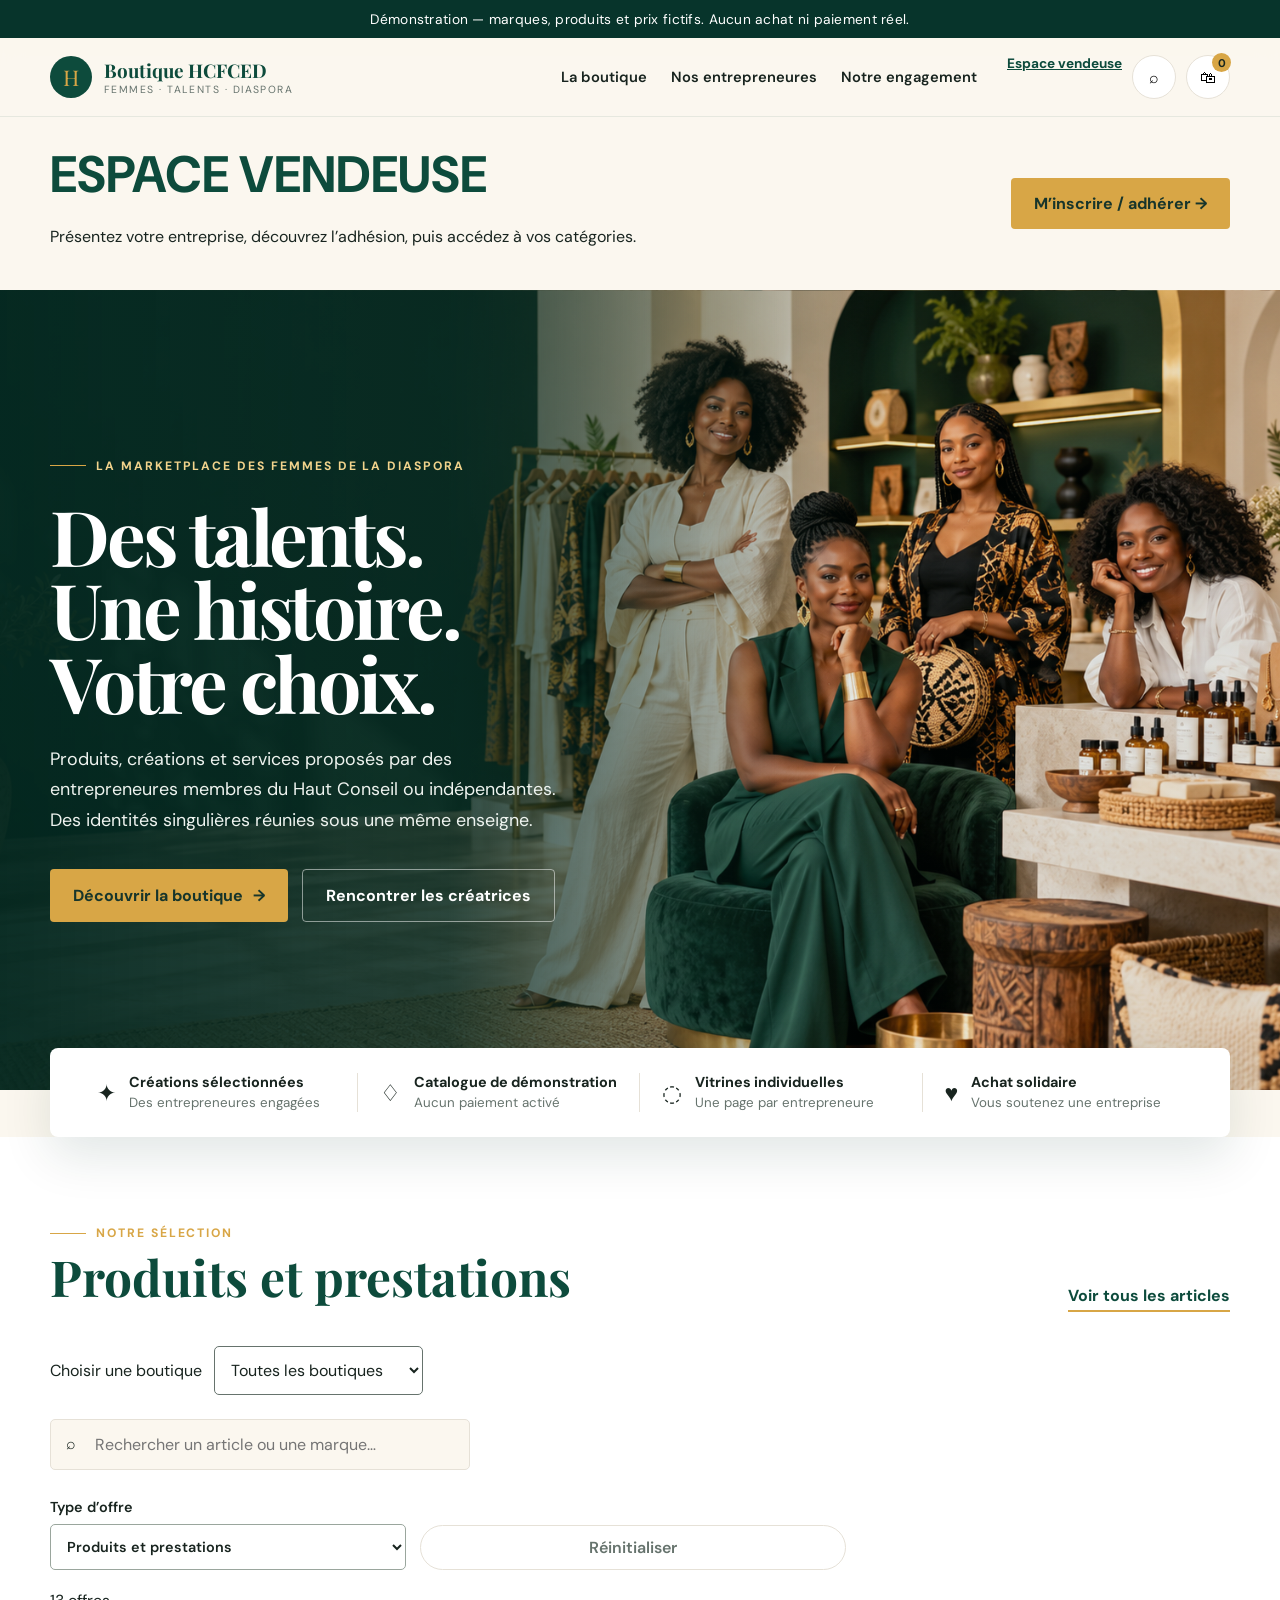
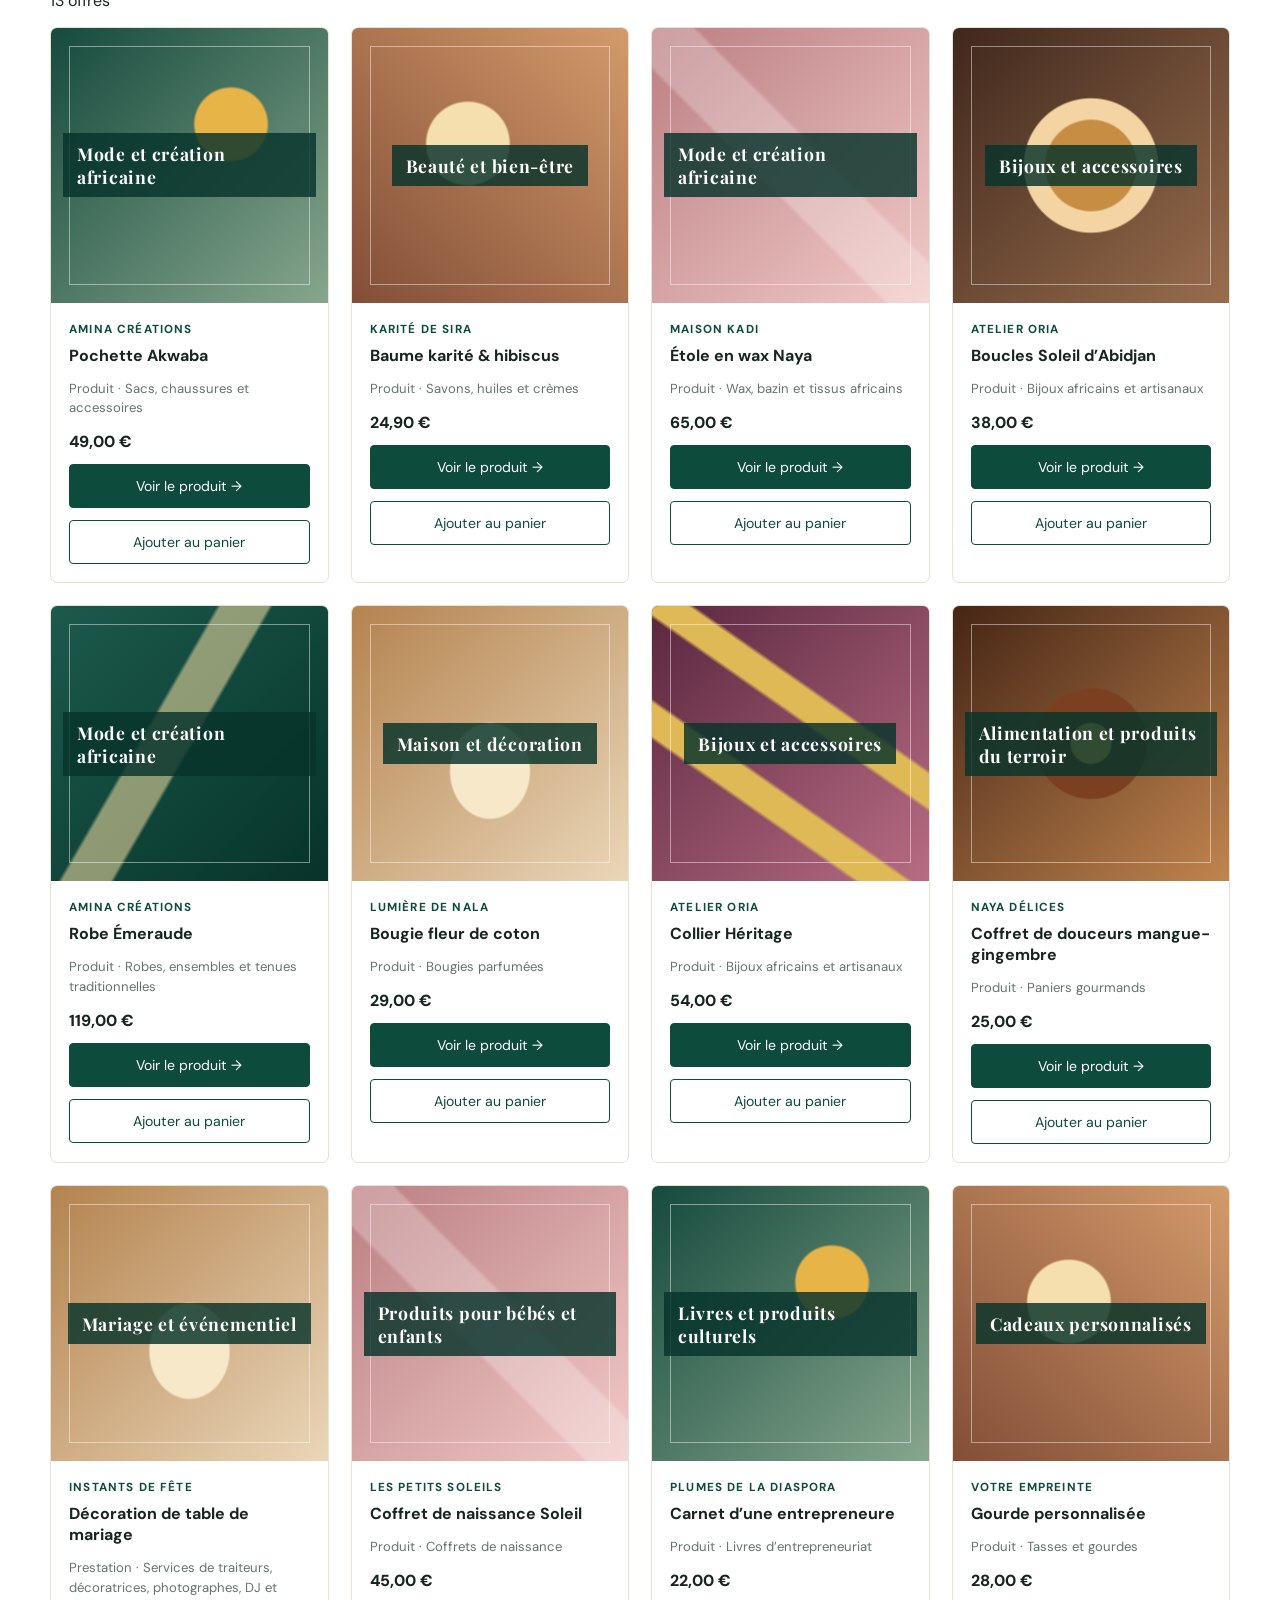
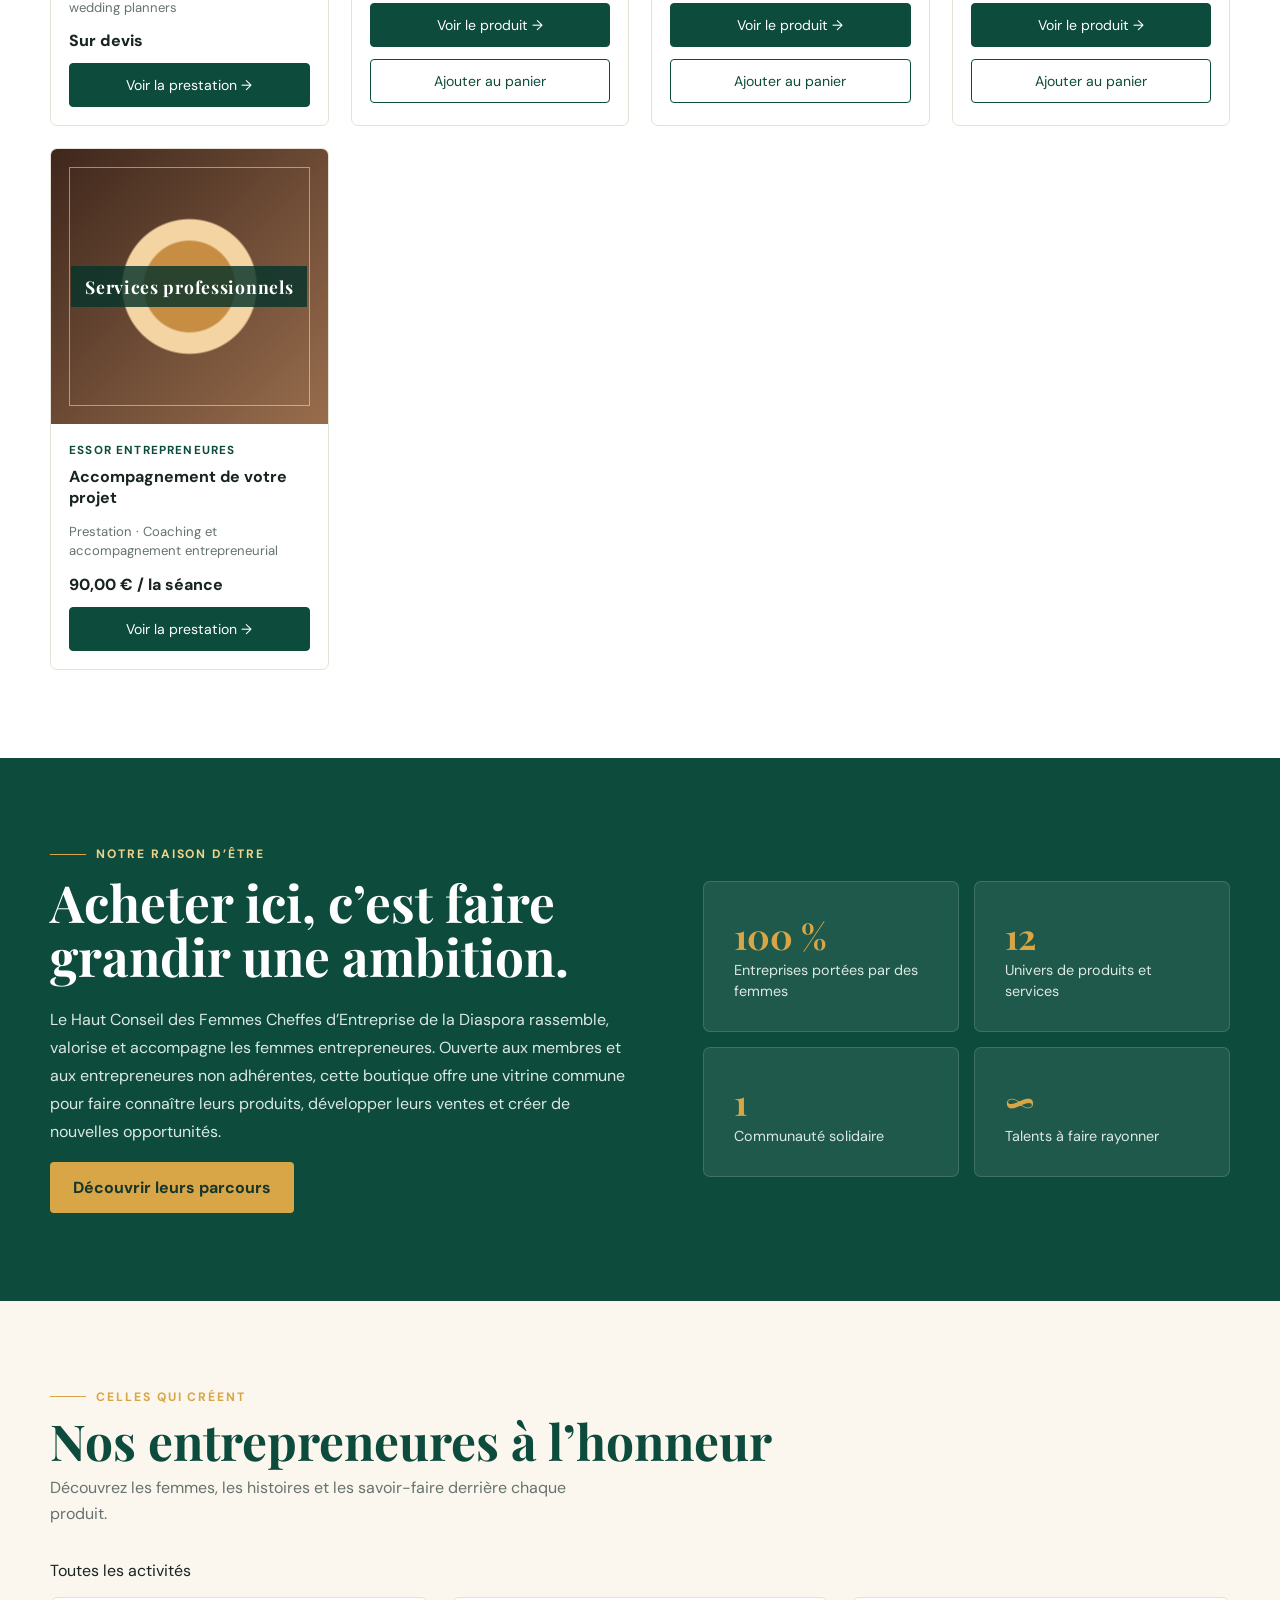
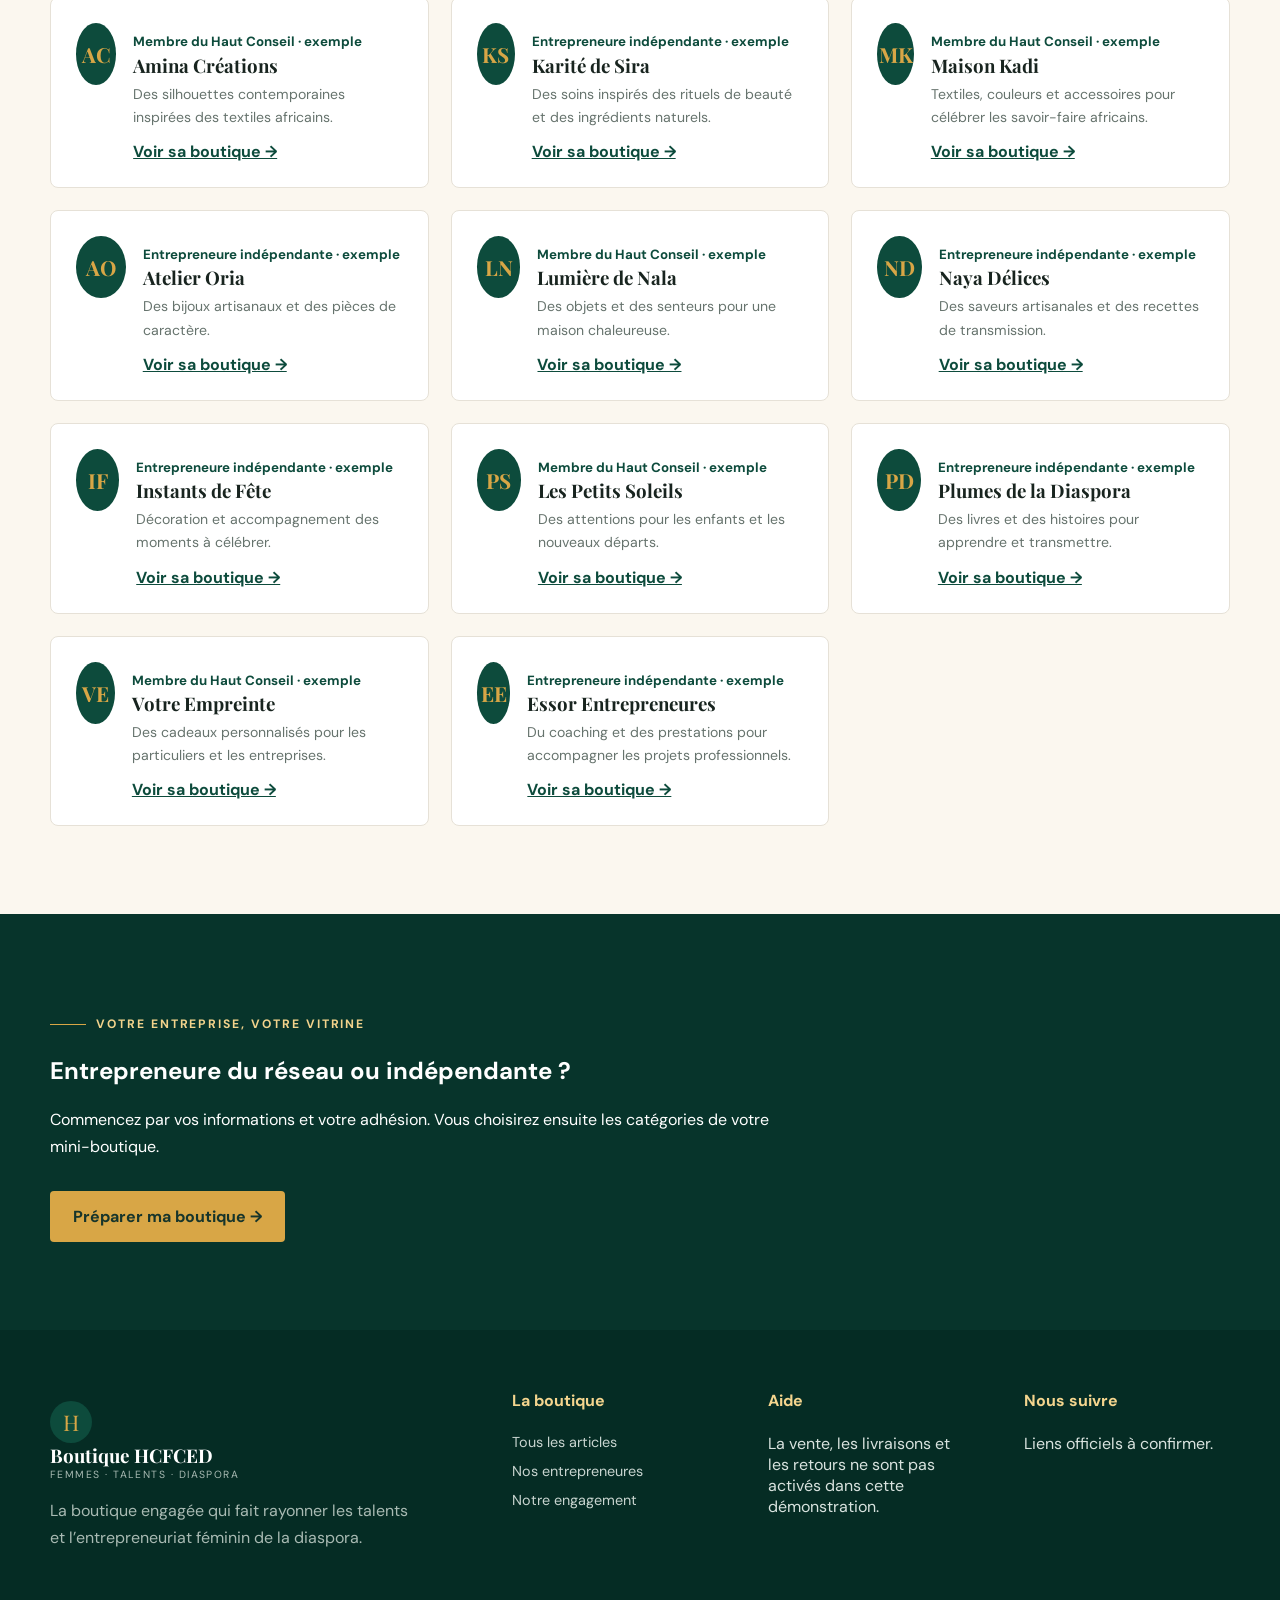
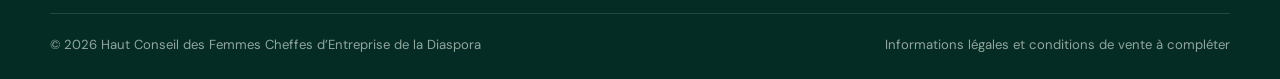
<file: index.html>
<!doctype html>
<html lang="fr">
<head>
  <meta charset="utf-8">
  <meta name="viewport" content="width=device-width,initial-scale=1">
  <title>Boutique HCFCED — Le talent des femmes de la diaspora</title>
  <meta name="description" content="Mode, beauté, gastronomie, décoration et créations uniques proposées par les femmes cheffes d'entreprise de la diaspora.">
  <link rel="preconnect" href="https://fonts.googleapis.com">
  <link rel="preconnect" href="https://fonts.gstatic.com" crossorigin>
  <link href="https://fonts.googleapis.com/css2?family=DM+Sans:wght@400;500;600;700&family=Playfair+Display:wght@600;700&display=swap" rel="stylesheet">
  <link rel="icon" type="image/svg+xml" href="data:image/svg+xml,%3Csvg xmlns='http://www.w3.org/2000/svg' viewBox='0 0 64 64'%3E%3Crect width='64' height='64' rx='16' fill='%230d4b3c'/%3E%3Cpath d='M18 22h28l-2 28H20z' fill='%23f5ead5'/%3E%3Cpath d='M25 25v-5a7 7 0 0114 0v5' fill='none' stroke='%23d8a646' stroke-width='4'/%3E%3C/svg%3E">
  <link rel="stylesheet" href="assets/css/main.css">
  <link rel="stylesheet" href="assets/css/marketplace.css">
<meta name="robots" content="noindex, nofollow">
<script src="assets/data/categories.js" defer></script>
<script src="assets/data/catalogue.js" defer></script>
<script src="assets/js/marketplace.js" defer></script>
</head>
<body>
  <div class="topbar">Démonstration — marques, produits et prix fictifs. Aucun achat ni paiement réel.</div>
  <header><nav class="wrap">
    <a href="index.html" class="brand"><span class="mark">H</span><span><b>Boutique HCFCED</b><small>Femmes · Talents · Diaspora</small></span></a>
    <div class="links"><a href="#catalogue">La boutique</a><a href="#vendeuses">Nos entrepreneures</a><a href="#histoire">Notre engagement</a></div>
    <div class="nav-actions"><a class="seller-entry" href="espace-vendeuse.html">Espace vendeuse</a><button class="icon-btn" aria-label="Rechercher" onclick="document.querySelector('#search').focus();location.hash='catalogue'">⌕</button><button class="icon-btn" aria-label="Ouvrir le panier" onclick="toggleCart()">🛍<span class="count" id="count">0</span></button></div>
  </nav></header>
  <main>
    <noscript><p class="wrap notice">Activez JavaScript pour découvrir les boutiques et les offres.</p></noscript>
    <aside class="seller-gateway wrap"><div><strong>ESPACE VENDEUSE</strong><p>Présentez votre entreprise, découvrez l’adhésion, puis accédez à vos catégories.</p></div><a class="btn btn-gold" href="espace-vendeuse.html">M’inscrire / adhérer →</a></aside>
    <section class="hero"><div class="wrap"><div class="hero-content"><div class="eyebrow">La marketplace des femmes de la diaspora</div><h1>Des talents.<br>Une histoire.<br>Votre choix.</h1><p>Produits, créations et services proposés par des entrepreneures membres du Haut Conseil ou indépendantes. Des identités singulières réunies sous une même enseigne.</p><div class="actions"><a class="btn btn-gold" href="#catalogue">Découvrir la boutique <span>→</span></a><a class="btn btn-light" href="#vendeuses">Rencontrer les créatrices</a></div></div></div></section>
    <div class="trust"><div class="wrap trust-grid"><div class="trust-item"><span class="trust-icon">✦</span><div><b>Créations sélectionnées</b><small>Des entrepreneures engagées</small></div></div><div class="trust-item"><span class="trust-icon">♢</span><div><b>Catalogue de démonstration</b><small>Aucun paiement activé</small></div></div><div class="trust-item"><span class="trust-icon">◌</span><div><b>Vitrines individuelles</b><small>Une page par entrepreneure</small></div></div><div class="trust-item"><span class="trust-icon">♥</span><div><b>Achat solidaire</b><small>Vous soutenez une entreprise</small></div></div></div></div>
    <section class="wrap seller-profile" id="seller-profile" hidden></section>
    <section class="catalog" id="catalogue"><div class="wrap"><div class="section-head"><div><div class="eyebrow" style="color:var(--gold)">Notre sélection</div><h2>Produits et prestations</h2></div><a href="index.html#catalogue" class="view-all">Voir tous les articles</a></div><div class="shop-picker"><label for="shop-select">Choisir une boutique</label><select id="shop-select"></select></div><p id="shop-status" role="status"></p><div class="toolbar"><div class="search"><span>⌕</span><input id="search" type="search" placeholder="Rechercher un article ou une marque…" oninput="renderProducts()"></div></div><div class="catalog-controls"><select id="category-select" hidden aria-label="Catégorie"></select><select id="subcategory-select" hidden aria-label="Sous-catégorie"></select><label>Type d’offre<select id="type-select"><option value="">Produits et prestations</option><option value="product">Produits</option><option value="service">Prestations</option></select></label><button id="reset-filters" class="filter">Réinitialiser</button></div><p id="result-count" role="status"></p><div class="products" id="products"></div><div class="empty" id="empty">Aucun article ne correspond à votre recherche.</div></div></section>
    <section class="story" id="histoire"><div class="wrap story-grid"><div><div class="eyebrow">Notre raison d’être</div><h2>Acheter ici, c’est faire grandir une ambition.</h2><p>Le Haut Conseil des Femmes Cheffes d’Entreprise de la Diaspora rassemble, valorise et accompagne les femmes entrepreneures. Ouverte aux membres et aux entrepreneures non adhérentes, cette boutique offre une vitrine commune pour faire connaître leurs produits, développer leurs ventes et créer de nouvelles opportunités.</p><a href="#vendeuses" class="btn btn-gold">Découvrir leurs parcours</a></div><div class="stats"><div class="stat"><strong>100 %</strong><span>Entreprises portées par des femmes</span></div><div class="stat"><strong>12</strong><span>Univers de produits et services</span></div><div class="stat"><strong>1</strong><span>Communauté solidaire</span></div><div class="stat"><strong>∞</strong><span>Talents à faire rayonner</span></div></div></div></section>
    <section id="vendeuses"><div class="wrap"><div class="section-head"><div><div class="eyebrow" style="color:var(--gold)">Celles qui créent</div><h2>Nos entrepreneures à l’honneur</h2><p>Découvrez les femmes, les histoires et les savoir-faire derrière chaque produit.</p></div></div><p id="seller-category-status" role="status"></p><div class="sellers" id="seller-list"></div></div></section>
    <section class="seller-invitation"><div class="wrap"><p class="eyebrow">Votre entreprise, votre vitrine</p><h2>Entrepreneure du réseau ou indépendante ?</h2><p>Commencez par vos informations et votre adhésion. Vous choisirez ensuite les catégories de votre mini-boutique.</p><a class="btn btn-gold" href="espace-vendeuse.html">Préparer ma boutique →</a></div></section>
  </main>
  <footer><div class="wrap"><div class="footer-grid"><div class="footer-brand"><a href="index.html" class="brand"><span class="mark">H</span><span><b style="color:white">Boutique HCFCED</b><small style="color:#a9bab3">Femmes · Talents · Diaspora</small></span></a><p>La boutique engagée qui fait rayonner les talents et l’entrepreneuriat féminin de la diaspora.</p></div><div><h4>La boutique</h4><a href="#catalogue">Tous les articles</a><a href="#vendeuses">Nos entrepreneures</a><a href="#histoire">Notre engagement</a></div><div><h4>Aide</h4><p>La vente, les livraisons et les retours ne sont pas activés dans cette démonstration.</p></div><div><h4>Nous suivre</h4><p>Liens officiels à confirmer.</p></div></div><div class="copyright">© 2026 Haut Conseil des Femmes Cheffes d’Entreprise de la Diaspora <span>Informations légales et conditions de vente à compléter</span></div></div></footer>
  <dialog id="cart-dialog" aria-labelledby="cart-title"><div class="drawer-head"><h2 id="cart-title">Votre panier</h2><button data-close="#cart-dialog" class="close" aria-label="Fermer le panier">×</button></div><div id="cartList"></div><div id="cartTotal"></div></dialog>
  <dialog id="detail-dialog" aria-labelledby="detail-title"><button data-close="#detail-dialog" class="close dialog-close" aria-label="Fermer la fiche">×</button><div id="detail-content"></div></dialog>
  <div class="toast" id="toast" role="status"></div>
  <script src="assets/js/main.js" defer></script>
</body>
</html>
</file>
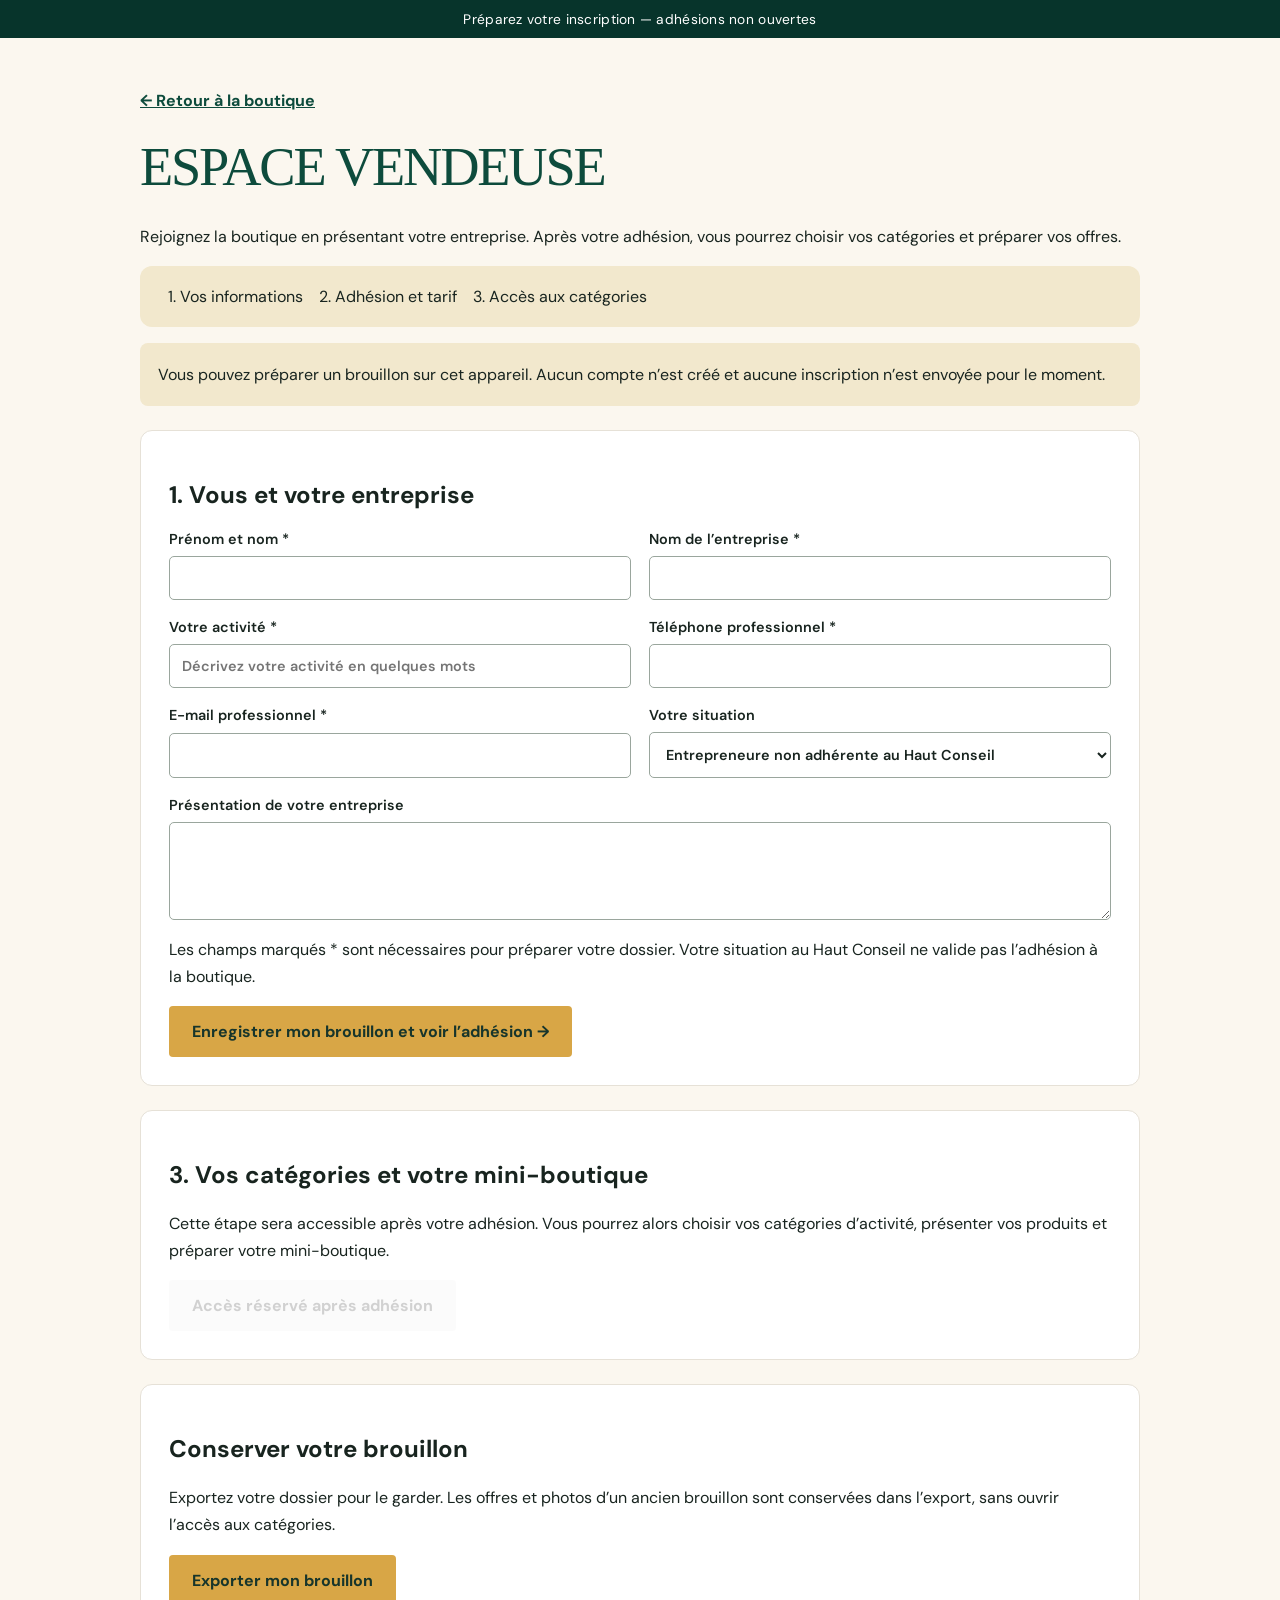
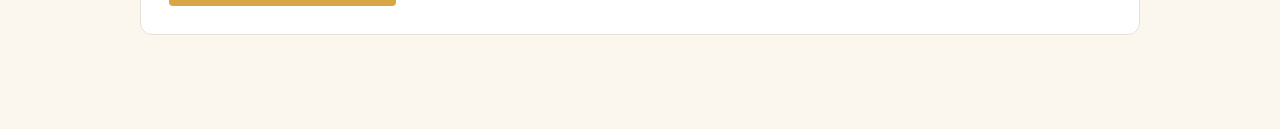
<file: espace-vendeuse.html>
<!doctype html>
<html lang="fr">
<head>
  <meta charset="utf-8"><meta name="viewport" content="width=device-width,initial-scale=1">
  <title>Espace vendeuse — Boutique HCFCED</title><meta name="robots" content="noindex,nofollow">
  <link rel="preconnect" href="https://fonts.googleapis.com"><link rel="preconnect" href="https://fonts.gstatic.com" crossorigin>
  <link href="https://fonts.googleapis.com/css2?family=DM+Sans:wght@400;500;600;700&amp;family=Playfair+Display:wght@600;700&amp;display=swap" rel="stylesheet">
  <link rel="stylesheet" href="assets/css/main.css"><link rel="stylesheet" href="assets/css/marketplace.css">
  <script src="assets/data/categories.js" defer></script><script src="assets/data/catalogue.js" defer></script><script src="assets/js/marketplace.js" defer></script><script src="assets/js/inscription.js" defer></script>
</head>
<body>
<div class="topbar">Préparez votre inscription — adhésions non ouvertes</div>
<main class="wrap workspace">
<a class="shop-link" href="index.html">← Retour à la boutique</a>
<h1>ESPACE VENDEUSE</h1>
<p>Rejoignez la boutique en présentant votre entreprise. Après votre adhésion, vous pourrez choisir vos catégories et préparer vos offres.</p>
<ol class="onboarding-steps" aria-label="Les étapes de votre inscription"><li>Vos informations</li><li>Adhésion et tarif</li><li>Accès aux catégories</li></ol>
<p class="notice">Vous pouvez préparer un brouillon sur cet appareil. Aucun compte n’est créé et aucune inscription n’est envoyée pour le moment.</p>
<noscript><p class="notice">Activez JavaScript pour enregistrer votre brouillon et poursuivre.</p></noscript>
<p id="workspace-status" role="status" aria-live="polite"></p>
<section id="informations"><h2>1. Vous et votre entreprise</h2>
<form id="registration-form"><div class="form-grid">
<label>Prénom et nom *<input name="contactName" required maxlength="150" autocomplete="name"></label>
<label>Nom de l’entreprise *<input name="name" required maxlength="100" autocomplete="organization"></label>
<label>Votre activité *<input name="activity" required maxlength="200" placeholder="Décrivez votre activité en quelques mots"></label>
<label>Téléphone professionnel *<input name="phone" type="tel" required maxlength="40" autocomplete="tel"></label>
<label>E-mail professionnel *<input name="email" type="email" required maxlength="150" autocomplete="email"></label>
<label>Votre situation<select name="membership"><option value="external">Entrepreneure non adhérente au Haut Conseil</option><option value="member">Membre du Haut Conseil</option></select></label>
<label class="wide">Présentation de votre entreprise<textarea name="description" maxlength="1200" rows="4"></textarea></label>
</div><p>Les champs marqués * sont nécessaires pour préparer votre dossier. Votre situation au Haut Conseil ne valide pas l’adhésion à la boutique.</p>
<button class="btn btn-gold">Enregistrer mon brouillon et voir l’adhésion →</button>
</form></section>
<section id="adhesion" hidden tabindex="-1"><h2>2. Adhésion à la boutique</h2>
<p>Vos informations sont enregistrées dans ce navigateur. Elles n’ont pas été transmises à l’équipe.</p>
<div class="notice"><strong>Tarif à venir</strong><p>Le montant, la durée et les modalités de l’adhésion seront précisés avant l’ouverture des inscriptions. Aucun paiement n’est demandé actuellement.</p></div>
<p>L’accès aux catégories sera ouvert après validation de votre adhésion. Les conditions de cette validation seront communiquées avec les tarifs.</p>
<button class="btn" disabled>Adhésion bientôt disponible</button>
<a class="shop-link" href="#informations">Modifier mes informations</a></section>
<section id="acces-categories"><h2>3. Vos catégories et votre mini-boutique</h2><p>Cette étape sera accessible après votre adhésion. Vous pourrez alors choisir vos catégories d’activité, présenter vos produits et préparer votre mini-boutique.</p><button class="btn" disabled>Accès réservé après adhésion</button></section>
<section><h2>Conserver votre brouillon</h2><p>Exportez votre dossier pour le garder. Les offres et photos d’un ancien brouillon sont conservées dans l’export, sans ouvrir l’accès aux catégories.</p><button id="export-workspace" class="btn btn-gold">Exporter mon brouillon</button></section>
</main></body></html>
</file>
<file: assets/css/main.css>
:root{--green:#0d4b3c;--green2:#07342b;--gold:#d8a646;--cream:#fbf7ef;--ink:#18241f;--muted:#66736d;--line:#e6e1d7;--white:#fff;--shadow:0 18px 50px rgba(10,52,42,.12)}

    *{box-sizing:border-box}
html{scroll-behavior:smooth}
body{margin:0;font-family:'DM Sans',sans-serif;color:var(--ink);background:var(--cream);font-size:16px}
button,input{font:inherit}
button{cursor:pointer}
a{text-decoration:none;color:inherit}
.wrap{width:min(1180px,calc(100% - 40px));margin:auto}

    .topbar{background:var(--green2);color:#fff;text-align:center;padding:10px 16px;font-size:.86rem;letter-spacing:.02em}
.topbar strong{color:#f6d994}

    header{background:rgba(251,247,239,.95);position:sticky;top:0;z-index:20;border-bottom:1px solid rgba(13,75,60,.09);backdrop-filter:blur(12px)}
nav{height:78px;display:flex;align-items:center;gap:30px}
.brand{display:flex;align-items:center;gap:12px;margin-right:auto}
.mark{width:42px;height:42px;border-radius:50%;background:var(--green);display:grid;place-items:center;color:var(--gold);font-family:'Playfair Display';font-size:1.35rem}
.brand b{font-family:'Playfair Display';font-size:1.18rem;color:var(--green)}
.brand small{display:block;font-size:.65rem;letter-spacing:.14em;color:var(--muted);text-transform:uppercase}
.links{display:flex;gap:24px;font-weight:600;font-size:.92rem}
.nav-actions{display:flex;gap:10px}
.icon-btn{border:1px solid var(--line);background:white;border-radius:50%;width:44px;height:44px;display:grid;place-items:center;position:relative}
.count{position:absolute;right:-2px;top:-3px;background:var(--gold);color:#17261f;width:19px;height:19px;border-radius:50%;font-size:.7rem;display:grid;place-items:center;font-weight:700}

    .hero{min-height:650px;background:linear-gradient(90deg,rgba(3,39,31,.96) 0%,rgba(3,39,31,.83) 35%,rgba(3,39,31,.08) 68%),url('../images/hero.png') center/cover;display:flex;align-items:center;color:white}
.hero-content{max-width:580px;padding:80px 0}
.eyebrow{display:flex;align-items:center;gap:10px;text-transform:uppercase;letter-spacing:.16em;font-size:.76rem;font-weight:700;color:#f2d38c}
.eyebrow:before{content:'';width:36px;height:1px;background:var(--gold)}
h1{font:700 clamp(3.2rem,6vw,5.6rem)/.96 'Playfair Display';margin:25px 0 24px;letter-spacing:-.04em}
.hero p{font-size:1.12rem;line-height:1.7;color:#eef3ef;max-width:510px}
.actions{display:flex;gap:14px;margin-top:34px}
.btn{border:0;border-radius:4px;padding:15px 23px;font-weight:700;display:inline-flex;align-items:center;justify-content:center;gap:10px}
.btn-gold{background:var(--gold);color:#17352b}
.btn-light{background:transparent;color:white;border:1px solid rgba(255,255,255,.5)}

    .trust{margin-top:-42px;position:relative;z-index:2}
.trust-grid{background:white;box-shadow:var(--shadow);display:grid;grid-template-columns:repeat(4,1fr);padding:25px;border-radius:8px}
.trust-item{padding:0 22px;border-right:1px solid var(--line);display:flex;gap:13px;align-items:center}
.trust-item:last-child{border:0}
.trust-icon{font-size:1.45rem}
.trust-item b{font-size:.9rem;display:block}
.trust-item small{color:var(--muted)}

    section{padding:88px 0}
.section-head{display:flex;align-items:end;justify-content:space-between;margin-bottom:34px}
.section-head h2{font:700 clamp(2.1rem,4vw,3.1rem)/1.1 'Playfair Display';color:var(--green);margin:8px 0}
.section-head p{color:var(--muted);max-width:520px;margin:0;line-height:1.6}
.view-all{font-weight:700;color:var(--green);border-bottom:2px solid var(--gold);padding-bottom:4px}

    .cats{display:grid;grid-template-columns:repeat(5,1fr);gap:14px}
.cat{min-height:180px;border:1px solid var(--line);background:white;padding:22px;border-radius:7px;display:flex;flex-direction:column;justify-content:space-between;transition:.25s}
.cat:hover{transform:translateY(-5px);border-color:var(--gold);box-shadow:0 12px 30px rgba(13,75,60,.08)}
.cat span{font-size:2rem}
.cat b{font-family:'Playfair Display';font-size:1.15rem}
.cat small{color:var(--muted)}

    .catalog{background:#fff}
.toolbar{display:flex;gap:12px;justify-content:space-between;margin-bottom:28px}
.search{flex:1;max-width:420px;position:relative}
.search input{width:100%;padding:14px 18px 14px 44px;border:1px solid var(--line);border-radius:5px;background:var(--cream)}
.search span{position:absolute;left:16px;top:14px}
.filters{display:flex;gap:8px;flex-wrap:wrap}
.filter{border:1px solid var(--line);background:white;border-radius:30px;padding:11px 17px;font-weight:600;color:var(--muted)}
.filter.active{background:var(--green);color:white;border-color:var(--green)}

    .products{display:grid;grid-template-columns:repeat(4,1fr);gap:22px}
.product{border:1px solid var(--line);background:white;border-radius:7px;overflow:hidden;transition:.25s}
.product:hover{transform:translateY(-4px);box-shadow:var(--shadow)}
.visual{height:275px;position:relative;display:grid;place-items:center;overflow:hidden}
.visual:after{content:'';position:absolute;inset:18px;border:1px solid rgba(255,255,255,.45)}
.visual span{font:700 1.1rem 'Playfair Display';color:white;background:rgba(7,52,43,.82);padding:9px 14px;z-index:1;letter-spacing:.04em}
.v1{background:radial-gradient(circle at 65% 35%,#e7b447 0 14%,transparent 15%),linear-gradient(135deg,#154a3d,#87a68d)}
.v2{background:radial-gradient(circle at 42% 42%,#f6dfae 0 18%,transparent 19%),linear-gradient(45deg,#824e37,#d39a6a)}
.v3{background:linear-gradient(45deg,transparent 42%,rgba(255,255,255,.25) 43% 57%,transparent 58%),linear-gradient(135deg,#bb7f82,#f1c9c7)}
.v4{background:radial-gradient(circle at 50% 50%,#c78d43 0 23%,#f3d4a2 24% 34%,transparent 35%),linear-gradient(135deg,#3f271c,#986d4d)}
.v5{background:linear-gradient(120deg,transparent 38%,rgba(245,222,162,.55) 39% 50%,transparent 51%),linear-gradient(135deg,#1c5a4c,#06332a)}
.v6{background:radial-gradient(ellipse at 50% 60%,#f7e8c9 0 20%,transparent 21%),linear-gradient(135deg,#b4834f,#ead6b8)}
.v7{background:linear-gradient(35deg,transparent 30%,#dfb955 31% 38%,transparent 39% 56%,#dfb955 57% 64%,transparent 65%),linear-gradient(135deg,#5a273f,#b76c83)}
.v8{background:radial-gradient(circle at 50% 50%,#f1b84f 0 10%,#7b4020 11% 28%,transparent 29%),linear-gradient(135deg,#452515,#c0844e)}
.product-info{padding:18px}
.seller{font-size:.73rem;text-transform:uppercase;letter-spacing:.1em;color:var(--green);font-weight:700}
.product h3{margin:8px 0 13px;font-size:1rem}
.price-row{display:flex;justify-content:space-between;align-items:center}
.price{font-weight:800;font-size:1.13rem}
.add{border:0;background:var(--cream);width:39px;height:39px;border-radius:50%;font-size:1.25rem;color:var(--green)}
.add:hover{background:var(--gold)}
.empty{display:none;text-align:center;padding:40px;color:var(--muted)}

    .story{background:var(--green);color:white}
.story-grid{display:grid;grid-template-columns:1.05fr .95fr;gap:70px;align-items:center}
.story h2{font:700 clamp(2.3rem,4vw,3.4rem)/1.05 'Playfair Display';margin:14px 0 22px}
.story p{color:#dce8e3;line-height:1.75}
.stats{display:grid;grid-template-columns:repeat(2,1fr);gap:15px}
.stat{background:rgba(255,255,255,.08);border:1px solid rgba(255,255,255,.14);padding:30px;border-radius:7px}
.stat strong{display:block;color:var(--gold);font:700 2.2rem 'Playfair Display'}
.stat span{color:#dce8e3;font-size:.9rem}

    .sellers{display:grid;grid-template-columns:repeat(3,1fr);gap:22px}
.seller-card{background:white;border:1px solid var(--line);padding:25px;border-radius:8px;display:flex;align-items:center;gap:17px}
.avatar{width:62px;height:62px;border-radius:50%;display:grid;place-items:center;background:var(--green);color:var(--gold);font:700 1.3rem 'Playfair Display'}
.seller-card h3{margin:0 0 5px;font-family:'Playfair Display'}
.seller-card p{margin:0;color:var(--muted);font-size:.88rem}
.seller-card small{display:block;margin-top:8px;color:var(--green);font-weight:700}

    .newsletter{padding:0 0 90px}
.newsletter-box{background:var(--gold);padding:48px;display:flex;justify-content:space-between;align-items:center;border-radius:8px}
.newsletter h2{font:700 2rem 'Playfair Display';margin:0;color:var(--green)}
.newsletter p{margin:7px 0 0}
.signup{display:flex;width:min(430px,100%)}
.signup input{flex:1;border:0;padding:15px}
.signup button{border:0;background:var(--green);color:white;padding:0 20px;font-weight:700}

    footer{background:#052c24;color:#d9e3df;padding:60px 0 26px}
.footer-grid{display:grid;grid-template-columns:2fr 1fr 1fr 1fr;gap:50px}
.footer-brand p{max-width:360px;line-height:1.7;color:#a9bab3}
.footer-grid h4{color:#f4d58e;margin-top:0}
.footer-grid a{display:block;margin:11px 0;color:#c9d5d0;font-size:.9rem}
.copyright{border-top:1px solid rgba(255,255,255,.12);margin-top:45px;padding-top:22px;font-size:.82rem;color:#91a69d;display:flex;justify-content:space-between}

    .drawer-backdrop{position:fixed;inset:0;background:rgba(4,28,23,.52);z-index:40;opacity:0;pointer-events:none;transition:.25s}
.drawer-backdrop.open{opacity:1;pointer-events:auto}
.drawer{position:absolute;right:0;top:0;height:100%;width:min(440px,100%);background:white;padding:28px;transform:translateX(100%);transition:.3s;display:flex;flex-direction:column}
.open .drawer{transform:none}
.drawer-head{display:flex;justify-content:space-between;align-items:center;border-bottom:1px solid var(--line);padding-bottom:18px}
.drawer h2{font-family:'Playfair Display';color:var(--green);margin:0}
.close{background:none;border:0;font-size:1.6rem}
.cart-list{flex:1;overflow:auto;padding:14px 0}
.cart-item{display:flex;justify-content:space-between;align-items:center;padding:16px 0;border-bottom:1px solid var(--line);gap:15px}
.cart-item b{display:block}
.cart-item small{color:var(--muted)}
.remove{border:0;background:none;color:#a43b3b}
.cart-empty{text-align:center;color:var(--muted);padding:70px 15px}
.total{border-top:1px solid var(--line);padding-top:18px}
.total-row{display:flex;justify-content:space-between;font-weight:800;font-size:1.2rem;margin-bottom:17px}
.checkout{width:100%;background:var(--green);color:white;border:0;padding:16px;font-weight:700}
.toast{position:fixed;bottom:24px;left:50%;transform:translate(-50%,30px);background:#092f27;color:white;padding:13px 20px;border-radius:4px;opacity:0;pointer-events:none;transition:.25s;z-index:60}
.toast.show{opacity:1;transform:translate(-50%,0)}

    @media(max-width:900px){.links{display:none}
.trust-grid{grid-template-columns:repeat(2,1fr);gap:20px}
.trust-item:nth-child(2){border:0}
.cats{grid-template-columns:repeat(3,1fr)}
.products{grid-template-columns:repeat(2,1fr)}
.story-grid{grid-template-columns:1fr}
.sellers{grid-template-columns:1fr}
.newsletter-box{align-items:flex-start;gap:24px;flex-direction:column}
.footer-grid{grid-template-columns:2fr 1fr 1fr}
.footer-grid>div:last-child{display:none}
}

    @media(max-width:600px){.wrap{width:min(100% - 28px,1180px)}
nav{height:66px}
.brand small{display:none}
.hero{min-height:590px;background-position:63% center}
.hero-content{padding:60px 0}
.hero p{font-size:1rem}
.actions{flex-direction:column;align-items:stretch;width:230px}
.trust{margin-top:0}
.trust-grid{grid-template-columns:1fr;padding:18px}
.trust-item,.trust-item:nth-child(2){border:0;border-bottom:1px solid var(--line);padding:14px}
.cats{grid-template-columns:repeat(2,1fr)}
.cat{min-height:140px}
.toolbar,.section-head{align-items:flex-start;flex-direction:column}
.filters{overflow:auto;flex-wrap:nowrap;width:100%;padding-bottom:6px}
.filter{white-space:nowrap}
.products{gap:12px}
.visual{height:190px}
.product-info{padding:14px}
.story-grid{gap:35px}
.stats{grid-template-columns:1fr 1fr}
.stat{padding:20px}
.newsletter-box{padding:30px 22px}
.signup{flex-direction:column;gap:8px}
.signup button{padding:14px}
.footer-grid{grid-template-columns:1fr 1fr}
.footer-brand{grid-column:1/-1}
.copyright{display:block}
.copyright span{display:block;margin-top:8px}
}

.shop-picker{margin:0 0 24px;display:flex;gap:12px;align-items:center;flex-wrap:wrap}
.shop-picker select{font:inherit;max-width:100%;padding:12px;background:white;color:#18241f;border:1px solid #66736d;border-radius:5px}
.shop-link{display:inline-block;margin-top:12px;text-decoration:underline;color:#0d4b3c;font-weight:700}
:focus-visible{outline:3px solid #b77b1e;outline-offset:4px}
</file>
<file: assets/css/marketplace.css>
[hidden]{display:none!important}
.seller-entry{font-size:.85rem;font-weight:700;color:var(--green);text-decoration:underline;white-space:nowrap}
.category-grid{display:grid;grid-template-columns:repeat(5,minmax(0,1fr));gap:14px;align-items:start}
.category-card{border:1px solid var(--line);background:#fff;border-radius:12px;overflow:hidden}
.category-card summary{padding:22px 16px;cursor:pointer;min-height:160px;list-style-position:inside;color:var(--green)}
.category-card summary>span{font-size:1.5rem;color:#9d741d}.category-card h3{font-size:1rem;line-height:1.4;margin:10px 0}.category-card small{color:var(--muted)}
.category-card ul{list-style:none;padding:0 14px;margin:0 0 16px}.category-card button{border:0;background:none;text-align:left;padding:10px 14px;color:var(--green);font-size:.87rem;line-height:1.45;text-decoration:underline;text-underline-offset:3px}.category-card li button{padding-inline:0}
.catalog-controls{display:grid;grid-template-columns:1fr 1.2fr 1fr auto;gap:14px;align-items:end;margin:20px 0}.catalog-controls label,.workspace label{display:grid;gap:8px;font-size:.9rem;font-weight:600}
select,input,textarea{max-width:100%}.catalog-controls select,.workspace input,.workspace select,.workspace textarea,#request-text{width:100%;padding:12px;border:1px solid #9aa69d;border-radius:5px;background:white;color:var(--ink);font:inherit;min-width:0}
.offer-meta{font-size:.82rem;line-height:1.5;color:var(--muted)}.offer-button{display:block;width:100%;border:1px solid var(--green);background:var(--green);color:white;border-radius:4px;padding:12px;margin-top:12px;font-size:.88rem;text-align:center}.offer-button.secondary{background:white;color:var(--green)}
.price-row{flex-wrap:wrap}.price{font-size:1rem}.visual span{max-width:calc(100% - 24px);white-space:normal}.seller-logo{width:72px;height:72px;object-fit:contain;background:white;border-radius:8px;flex-shrink:0}
.seller-profile{padding:36px;background:white;border:1px solid var(--line);border-radius:16px;margin-top:35px}.profile-heading{display:flex;gap:22px;align-items:center}.profile-heading h2{margin:10px 0}.profile-grid{display:grid;grid-template-columns:repeat(3,minmax(0,1fr));gap:28px;margin-top:28px}.profile-grid p,.seller-card p{line-height:1.65;overflow-wrap:anywhere}
.seller-invitation{background:var(--green2);color:white}.seller-invitation p{max-width:720px;line-height:1.7}.seller-invitation .btn{margin-top:15px}
dialog{width:min(640px,calc(100% - 28px));max-height:85vh;border:0;border-radius:16px;padding:28px;color:var(--ink);box-shadow:var(--shadow)}dialog::backdrop{background:rgba(4,28,23,.65)}dialog p{line-height:1.7}.dialog-close{float:right}dialog h2{padding-right:30px}.cart-group{padding:16px 0}.cart-group h3{color:var(--green)}#cartTotal{border-top:1px solid var(--line);padding-top:20px}.total-row{gap:20px;flex-wrap:wrap}#request-text{display:block;margin-top:12px}
.workspace{max-width:1000px;padding-top:40px;padding-bottom:70px}.workspace h1{font:clamp(2rem,5vw,3.4rem)/1.15 Georgia,serif;color:var(--green)}.workspace h2{font-size:1.5rem}.workspace section{background:white;padding:28px;border:1px solid var(--line);border-radius:12px;margin:24px 0}.workspace p{line-height:1.7}.workspace nav{height:auto;display:flex;gap:20px;flex-wrap:wrap;padding:16px 0}.workspace nav a{text-decoration:underline}.form-grid{display:grid;grid-template-columns:1fr 1fr;gap:18px}.form-grid .wide{grid-column:1/-1}.workspace .actions{width:auto;flex-direction:row;flex-wrap:wrap}.notice{background:#f2e8cd;padding:18px;border-radius:8px;line-height:1.6}.saved-offer{padding:18px 0;border-bottom:1px solid var(--line)}.saved-offer button{margin-right:14px;margin-top:10px}.workspace .btn{border:0;cursor:pointer}.workspace .danger{background:white;color:#8b2e2e;border:1px solid #8b2e2e;padding:10px;border-radius:4px}.seller-card{align-items:flex-start}.seller-card small{line-height:1.6;display:block}
@media(max-width:1050px){.category-grid{grid-template-columns:repeat(3,minmax(0,1fr))}.catalog-controls{grid-template-columns:1fr 1fr}.profile-grid{grid-template-columns:1fr}.links{gap:12px}}
@media(max-width:600px){.category-grid{grid-template-columns:repeat(2,minmax(0,1fr))}.catalog-controls,.form-grid{grid-template-columns:1fr}.category-card summary{padding:16px 12px}.form-grid .wide{grid-column:auto}.workspace section{padding:20px}.seller-entry{max-width:68px;white-space:normal}.nav-actions{gap:6px}.brand b{font-size:.85rem}.profile-heading{align-items:flex-start}.seller-profile{padding:22px}.products{grid-template-columns:1fr}.visual{height:230px}.hero{min-height:540px}}

.seller-gateway{display:flex;align-items:center;justify-content:space-between;gap:24px;padding-top:24px;padding-bottom:24px}.seller-gateway strong{font-size:1.7rem;color:var(--green)}.seller-gateway p{max-width:660px;line-height:1.6}.seller-gateway .btn{flex-shrink:0}.activity-choice{text-align:left;background:#fff;border:1px solid var(--line);border-radius:12px;padding:20px;cursor:pointer;color:var(--green);font:inherit}.activity-choice:hover,.activity-choice:focus-visible{background:#f2e8cd;outline:2px solid var(--green)}.activity-choice span{display:block;font-size:1.8rem}.activity-choice strong{display:block;margin:10px 0}.activity-choice small{display:block;line-height:1.6;color:var(--muted)}.workspace .category-grid{grid-template-columns:repeat(3,minmax(0,1fr))}.offer-photo-preview{display:block;max-width:100%;max-height:220px;margin-bottom:12px}.product-photo{position:absolute;inset:0;width:100%;height:100%;object-fit:contain;background:white;z-index:1}.visual span{z-index:2}.detail-photo{max-width:100%;max-height:400px;display:block;margin:20px auto}.workspace [hidden]{display:none}.workspace button:disabled{opacity:.6;cursor:not-allowed}@media(max-width:650px){.seller-gateway{flex-direction:column;align-items:stretch}.workspace .category-grid{grid-template-columns:1fr}.seller-entry{max-width:none!important}}

.onboarding-steps{display:flex;gap:32px;flex-wrap:wrap;padding:20px 20px 20px 40px;background:#f2e8cd;border-radius:12px}.seller-gateway strong{font-size:clamp(2rem,5vw,3.2rem)}#adhesion .shop-link{display:inline-block;margin:18px} .workspace section:focus{outline:2px solid var(--green)}
</file>
